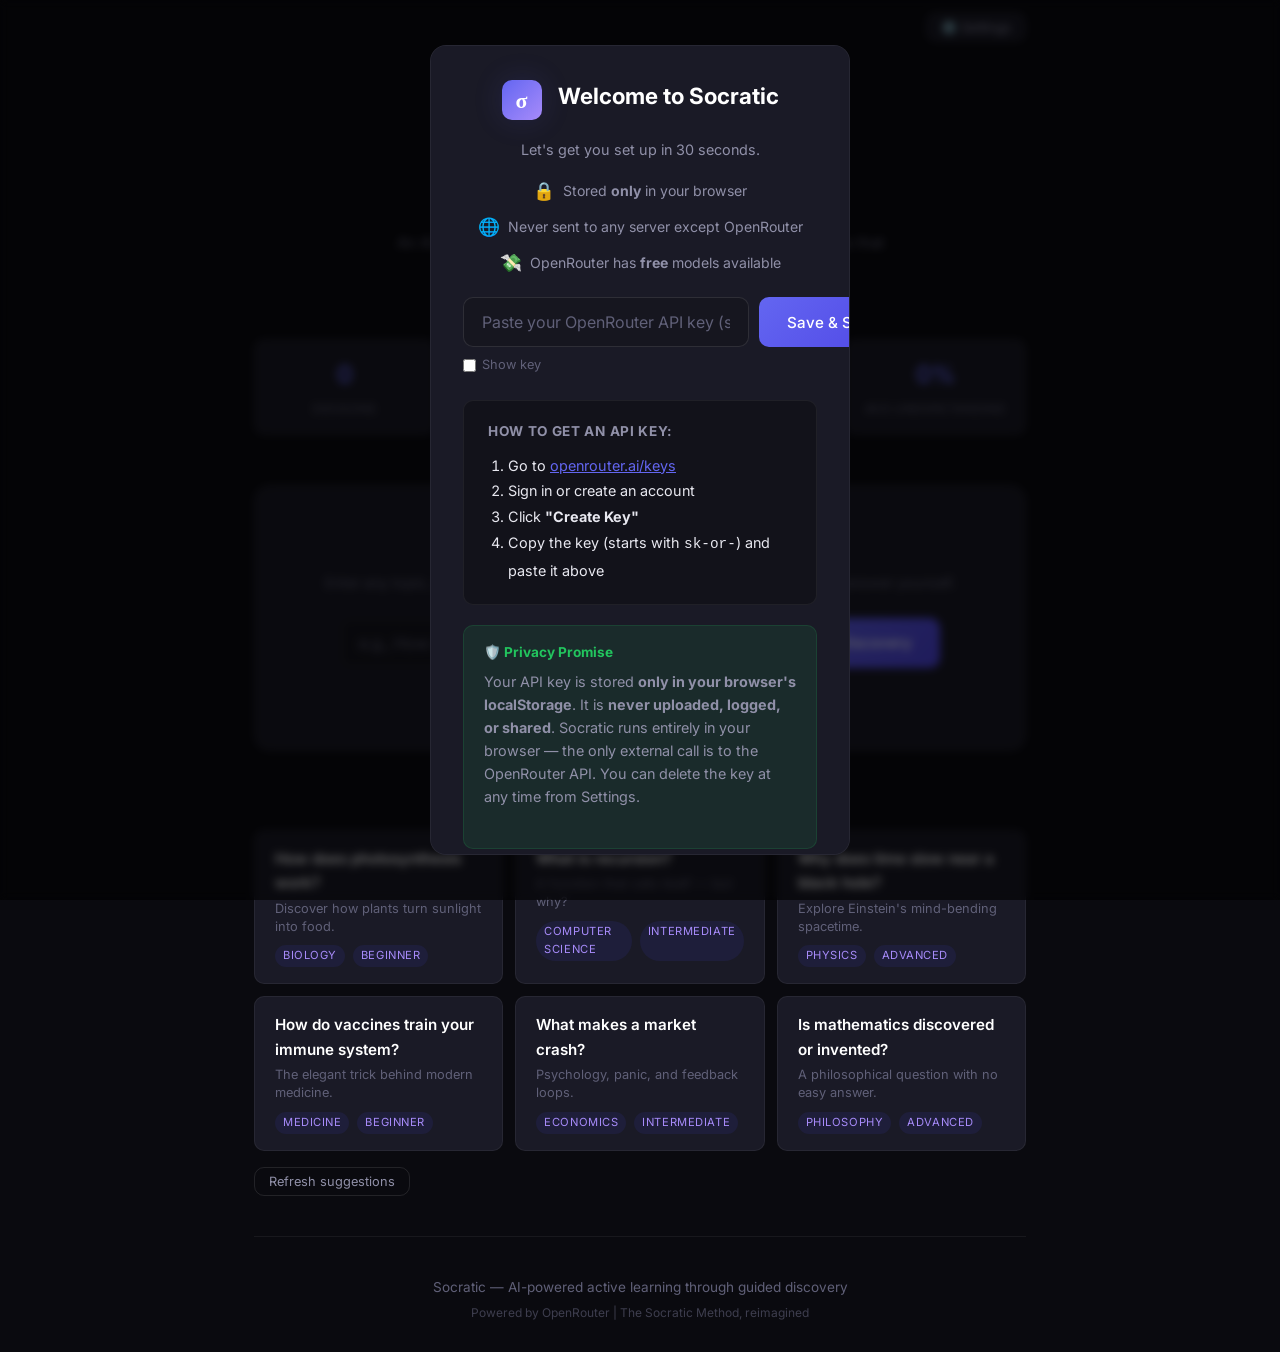
<file: index.html>
<!DOCTYPE html>
<html lang="en">
<head>
    <meta charset="UTF-8">
    <meta name="viewport" content="width=device-width, initial-scale=1.0">
    <title>Socratic — Learn by Discovering</title>
    <link rel="stylesheet" href="css/style.css">
    <link rel="preconnect" href="https://fonts.googleapis.com">
    <link href="https://fonts.googleapis.com/css2?family=Inter:wght@300;400;500;600;700&family=Playfair+Display:wght@600;700&display=swap" rel="stylesheet">
</head>
<body>
<div class="app-container">
    <!-- Header with Settings -->
    <nav class="top-nav">
        <div></div>
        <button class="settings-btn" id="settingsBtn" title="API Settings">
            ⚙️ Settings
        </button>
    </nav>

    <!-- Hero / Landing -->
    <header class="hero">
        <div class="hero-inner">
            <div class="brand">
                <div class="brand-icon">σ</div>
                <h1 class="brand-name">Socratic</h1>
            </div>
            <p class="tagline">Learn by discovering, not by being told.</p>
            <p class="subtitle">An AI companion that never gives answers — only the questions that lead you to them.</p>
        </div>
    </header>

    <!-- Stats Bar -->
    <section class="stats-bar" id="statsBar">
        <div class="stat-item">
            <span class="stat-value" id="statSessions">0</span>
            <span class="stat-label">Sessions</span>
        </div>
        <div class="stat-item">
            <span class="stat-value" id="statExchanges">0</span>
            <span class="stat-label">Questions Explored</span>
        </div>
        <div class="stat-item">
            <span class="stat-value" id="statMinutes">0</span>
            <span class="stat-label">Minutes Learning</span>
        </div>
        <div class="stat-item">
            <span class="stat-value" id="statUnderstanding">0%</span>
            <span class="stat-label">Avg Understanding</span>
        </div>
    </section>

    <!-- Topic Input -->
    <section class="topic-section">
        <div class="topic-card">
            <h2>What do you want to understand?</h2>
            <p class="topic-hint">Enter any topic, concept, or question. Socratic will guide you to discover the answer yourself.</p>

            <form id="topicForm" class="topic-form">
                <div class="input-group">
                    <input type="text" id="topicInput" placeholder="e.g., How does photosynthesis work?" autocomplete="off" required>
                    <button type="submit" id="startBtn" class="btn-primary">
                        <span class="btn-text">Begin Discovery</span>
                        <span class="btn-loading" style="display:none;">
                            <span class="spinner"></span>
                        </span>
                    </button>
                </div>
                <div class="context-toggle">
                    <button type="button" id="contextToggle" class="btn-ghost">+ Add context about what you already know</button>
                    <textarea id="contextInput" class="context-area" placeholder="e.g., I know the basics of biology but never understood the light reactions..." style="display:none;"></textarea>
                </div>
            </form>
        </div>
    </section>

    <!-- Topic Suggestions -->
    <section class="suggestions-section" id="suggestionsSection">
        <h3>Or explore something fascinating</h3>
        <div class="suggestions-grid" id="suggestionsGrid">
            <!-- Populated by JS -->
        </div>
        <button id="refreshSuggestions" class="btn-ghost btn-small">Refresh suggestions</button>
    </section>

    <!-- Recent Sessions -->
    <section class="recent-section" id="recentSection" style="display:none;">
        <h3>Continue Learning</h3>
        <div class="sessions-list" id="recentSessions">
            <!-- Populated by JS -->
        </div>
        <a href="history.html" class="btn-ghost btn-small">View all sessions →</a>
    </section>

    <!-- Footer -->
    <footer class="footer">
        <p>Socratic — AI-powered active learning through guided discovery</p>
        <p class="footer-sub">Powered by OpenRouter | The Socratic Method, reimagined</p>
    </footer>
</div>

<!-- API Key Setup Modal (shown on first visit) -->
<div class="modal-overlay" id="setupModal" style="display:none;">
    <div class="modal setup-modal">
        <div class="brand" style="justify-content:center;margin-bottom:16px;">
            <div class="brand-icon" style="width:40px;height:40px;font-size:22px;">σ</div>
            <h2 style="font-size:1.4rem;color:var(--text-bright);">Welcome to Socratic</h2>
        </div>
        <p style="margin-bottom:4px;">Let's get you set up in 30 seconds.</p>

        <div class="setup-trust-badges">
            <div class="trust-badge"><span class="trust-icon">🔒</span><span>Stored <strong>only</strong> in your browser</span></div>
            <div class="trust-badge"><span class="trust-icon">🌐</span><span>Never sent to any server except OpenRouter</span></div>
            <div class="trust-badge"><span class="trust-icon">💸</span><span>OpenRouter has <strong>free</strong> models available</span></div>
        </div>

        <form id="setupForm" style="margin-top:20px;">
            <div class="input-group">
                <input type="password" id="setupApiKeyInput" placeholder="Paste your OpenRouter API key (sk-or-...)" autocomplete="off" required>
                <button type="submit" id="setupSaveBtn" class="btn-primary">
                    <span class="btn-text">Save & Start</span>
                    <span class="btn-loading" style="display:none;"><span class="spinner"></span></span>
                </button>
            </div>
            <div style="margin-top:8px;text-align:left;">
                <label style="font-size:0.8rem;color:var(--text-muted);cursor:pointer;display:flex;align-items:center;gap:6px;">
                    <input type="checkbox" id="setupShowKey" style="accent-color:var(--accent-primary);"> Show key
                </label>
            </div>
            <p id="setupError" style="color:var(--danger);font-size:0.85rem;margin-top:12px;display:none;"></p>
        </form>

        <div class="setup-steps">
            <h3>How to get an API key:</h3>
            <ol>
                <li>Go to <a href="https://openrouter.ai/keys" target="_blank" rel="noopener">openrouter.ai/keys</a></li>
                <li>Sign in or create an account</li>
                <li>Click <strong>"Create Key"</strong></li>
                <li>Copy the key (starts with <code>sk-or-</code>) and paste it above</li>
            </ol>
        </div>

        <div class="setup-privacy">
            <h4>🛡️ Privacy Promise</h4>
            <p>
                Your API key is stored <strong>only in your browser's localStorage</strong>.
                It is <strong>never uploaded, logged, or shared</strong>. Socratic runs entirely
                in your browser — the only external call is to the OpenRouter API.
                You can delete the key at any time from Settings.
            </p>
        </div>
    </div>
</div>

<!-- Settings Modal -->
<div class="modal-overlay" id="settingsModal" style="display:none;">
    <div class="modal settings-modal">
        <div style="display:flex;justify-content:space-between;align-items:center;margin-bottom:20px;">
            <h2 style="font-size:1.2rem;color:var(--text-bright);">⚙️ API Settings</h2>
            <button id="closeSettings" class="btn-ghost btn-small">✕</button>
        </div>

        <form id="settingsForm">
            <div class="settings-group">
                <label class="settings-label">OpenRouter API Key</label>
                <div class="input-group">
                    <input type="password" id="settingsApiKey" placeholder="Your OpenRouter API key (sk-or-...)" autocomplete="off">
                    <button type="button" id="settingsToggleKey" class="btn-ghost btn-small">Show</button>
                </div>
                <p class="settings-hint">Get a key at <a href="https://openrouter.ai/keys" target="_blank">openrouter.ai/keys</a></p>
            </div>

            <div class="settings-group">
                <label class="settings-label">Model</label>
                <select id="settingsModel" class="settings-select">
                    <option value="google/gemini-2.5-flash">Gemini 2.5 Flash (recommended)</option>
                    <option value="meta-llama/llama-3.3-70b-instruct:free">Llama 3.3 70B — Free</option>
                    <option value="mistralai/mistral-small-3.1-24b-instruct:free">Mistral Small 3.1 — Free</option>
                    <option value="google/gemma-3-27b-it:free">Gemma 3 27B — Free</option>
                    <option value="anthropic/claude-sonnet-4">Claude Sonnet 4 (paid, smarter)</option>
                </select>
                <p class="settings-hint">If rate-limited, the app will automatically try other models as fallback.</p>
            </div>

            <div class="settings-group">
                <label class="settings-label">Temperature: <span id="tempValue">0.7</span></label>
                <input type="range" id="settingsTemp" min="0" max="1" step="0.1" value="0.7" class="settings-range">
                <p class="settings-hint">Lower = more focused, Higher = more creative</p>
            </div>

            <div class="settings-actions">
                <button type="submit" class="btn-primary">Save Settings</button>
                <button type="button" id="clearDataBtn" class="btn-danger btn-small">Clear All Data</button>
            </div>

            <p id="settingsMsg" style="text-align:center;font-size:0.85rem;margin-top:12px;display:none;"></p>
        </form>
    </div>
</div>

<script src="js/storage.js"></script>
<script src="js/gemini-api.js"></script>
<script src="js/index.js"></script>
</body>
</html>
</file>
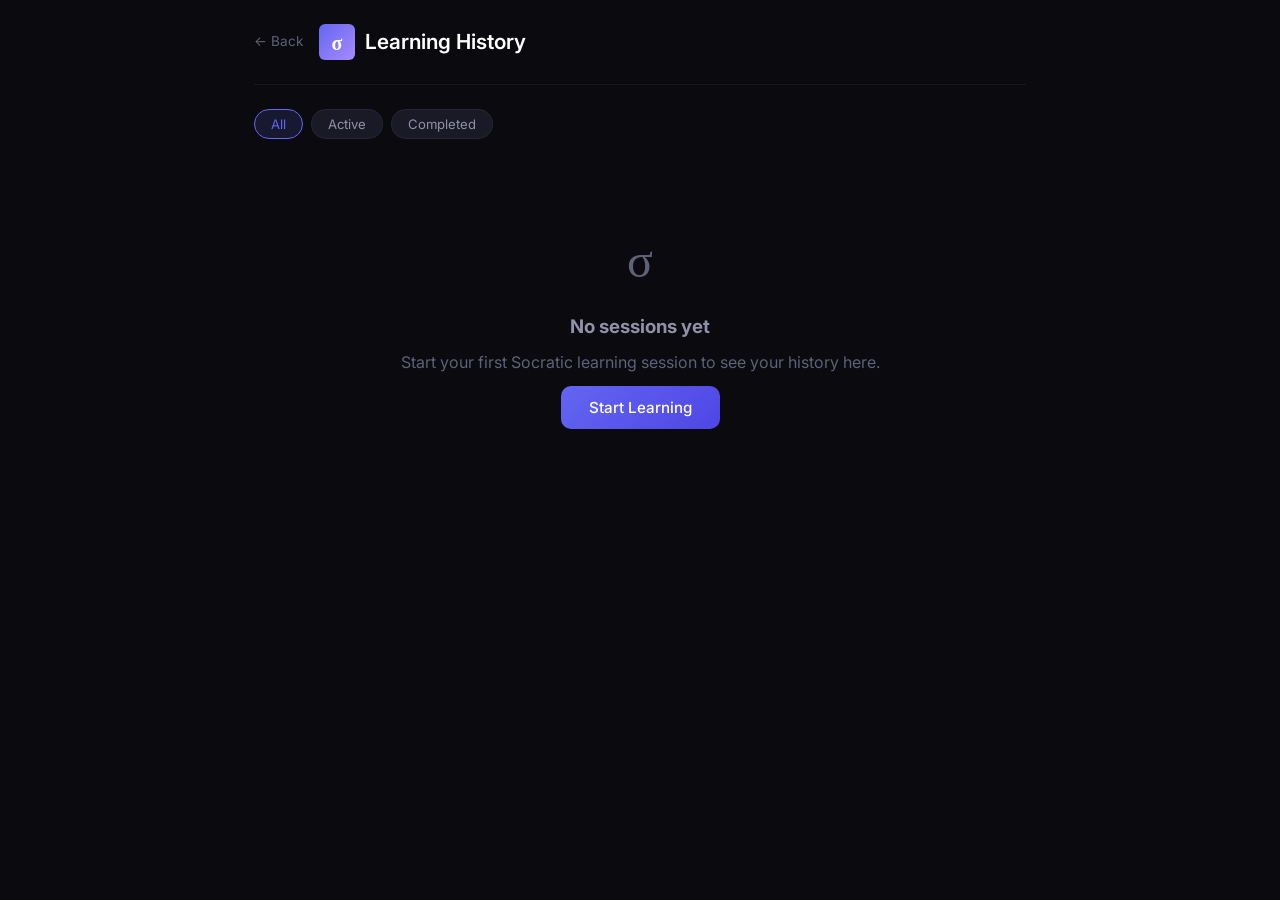
<file: history.html>
<!DOCTYPE html>
<html lang="en">
<head>
    <meta charset="UTF-8">
    <meta name="viewport" content="width=device-width, initial-scale=1.0">
    <title>Socratic — Learning History</title>
    <link rel="stylesheet" href="css/style.css">
    <link rel="preconnect" href="https://fonts.googleapis.com">
    <link href="https://fonts.googleapis.com/css2?family=Inter:wght@300;400;500;600;700&family=Playfair+Display:wght@600;700&display=swap" rel="stylesheet">
</head>
<body>
<div class="app-container">
    <header class="page-header">
        <a href="index.html" class="back-link">← Back</a>
        <div class="brand-inline">
            <div class="brand-icon-small">σ</div>
            <h1>Learning History</h1>
        </div>
    </header>

    <!-- Filters -->
    <div class="history-filters">
        <button class="filter-btn active" data-filter="all">All</button>
        <button class="filter-btn" data-filter="active">Active</button>
        <button class="filter-btn" data-filter="completed">Completed</button>
    </div>

    <!-- Sessions List -->
    <div class="history-list" id="historyList">
        <div class="loading-state">
            <span class="spinner"></span>
            <p>Loading sessions...</p>
        </div>
    </div>

    <!-- Empty State -->
    <div class="empty-state" id="emptyState" style="display:none;">
        <div class="empty-icon">σ</div>
        <h3>No sessions yet</h3>
        <p>Start your first Socratic learning session to see your history here.</p>
        <a href="index.html" class="btn-primary">Start Learning</a>
    </div>
</div>

<script src="js/storage.js"></script>
<script src="js/history.js"></script>
</body>
</html>
</file>
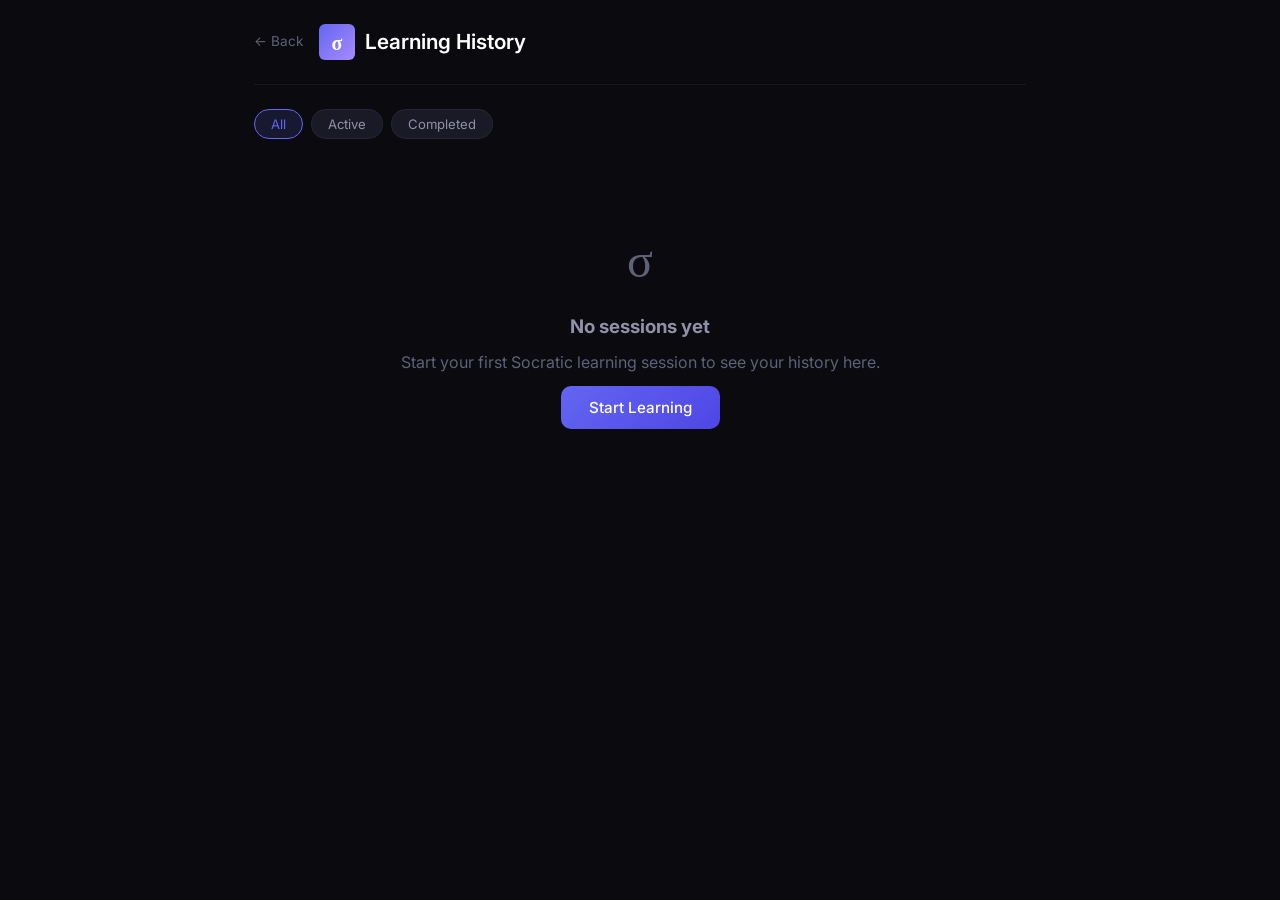
<file: review.html>
<!DOCTYPE html>
<html lang="en">
<head>
    <meta charset="UTF-8">
    <meta name="viewport" content="width=device-width, initial-scale=1.0">
    <title>Socratic — Session Review</title>
    <link rel="stylesheet" href="css/style.css">
    <link rel="preconnect" href="https://fonts.googleapis.com">
    <link href="https://fonts.googleapis.com/css2?family=Inter:wght@300;400;500;600;700&family=Playfair+Display:wght@600;700&display=swap" rel="stylesheet">
</head>
<body>
<div class="app-container review-page">
    <header class="page-header">
        <a href="history.html" class="back-link">← Back to History</a>
        <div class="brand-inline">
            <div class="brand-icon-small">σ</div>
            <h1>Session Review</h1>
        </div>
    </header>

    <!-- Session Summary Card -->
    <div class="review-hero" id="reviewHero">
        <h2 id="reviewTopic">Loading...</h2>
        <div class="review-stats">
            <div class="review-stat">
                <span class="review-stat-value" id="reviewScore">0%</span>
                <span class="review-stat-label">Understanding</span>
            </div>
            <div class="review-stat">
                <span class="review-stat-value" id="reviewExchanges">0</span>
                <span class="review-stat-label">Exchanges</span>
            </div>
            <div class="review-stat">
                <span class="review-stat-value" id="reviewDuration">0m</span>
                <span class="review-stat-label">Duration</span>
            </div>
            <div class="review-stat">
                <span class="review-stat-value" id="reviewDifficulty">foundational</span>
                <span class="review-stat-label">Peak Level</span>
            </div>
            <div class="review-stat">
                <span class="review-stat-value" id="reviewHints">0</span>
                <span class="review-stat-label">Hints Used</span>
            </div>
        </div>
    </div>

    <!-- AI Summary -->
    <section class="review-section" id="summarySection">
        <h3>AI Learning Summary</h3>
        <div id="summaryContent" class="summary-content">
            <p class="loading-text">Loading summary...</p>
        </div>
    </section>

    <!-- Key Discoveries -->
    <section class="review-section" id="discoveriesSection">
        <h3>Key Discoveries</h3>
        <ul id="discoveryList" class="discovery-list"></ul>
    </section>

    <!-- Misconceptions Addressed -->
    <section class="review-section" id="misconceptionsSection">
        <h3>Misconceptions Addressed</h3>
        <ul id="misconceptionList" class="misconception-list"></ul>
    </section>

    <!-- Recommended Next Topics -->
    <section class="review-section" id="nextSection">
        <h3>Recommended Next Steps</h3>
        <div id="nextTopics" class="next-topics"></div>
    </section>

    <!-- Full Conversation Replay -->
    <section class="review-section">
        <h3>Full Conversation</h3>
        <div id="conversationReplay" class="conversation-replay"></div>
    </section>

    <!-- Actions -->
    <div class="review-actions">
        <a href="index.html" class="btn-primary">Start New Session</a>
        <button id="deleteSession" class="btn-danger btn-small">Delete Session</button>
    </div>
</div>

<script src="js/storage.js"></script>
<script src="js/review.js"></script>
</body>
</html>
</file>
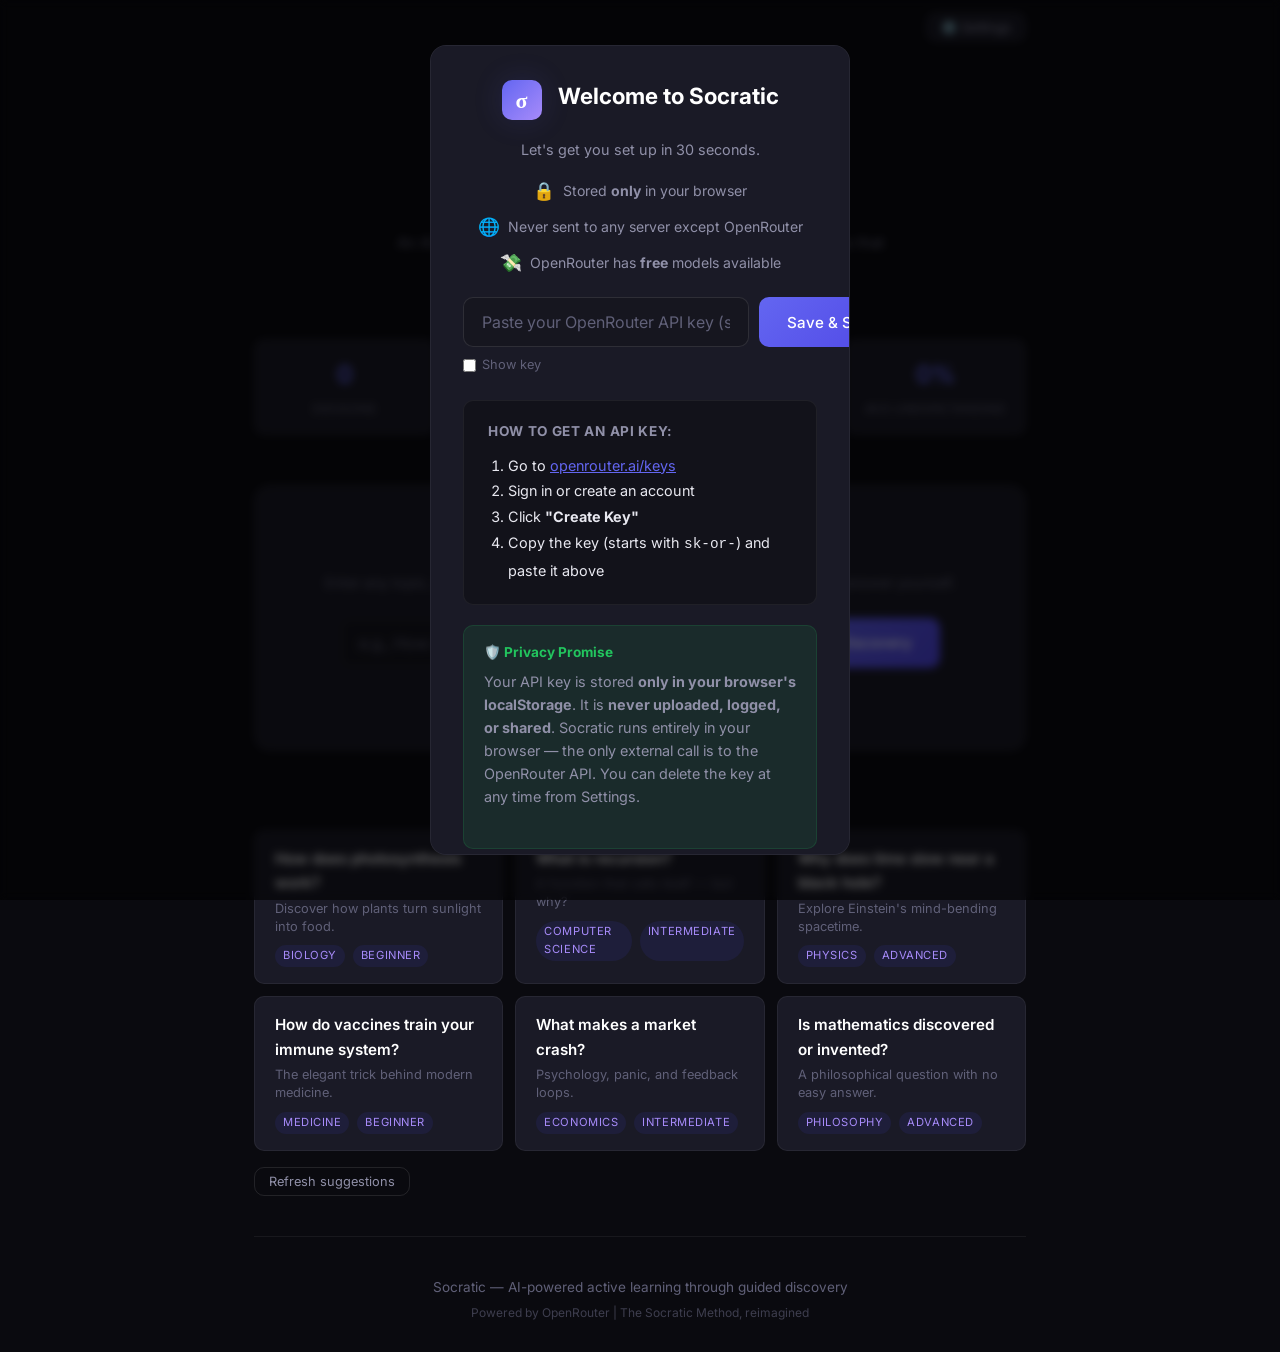
<file: session.html>
<!DOCTYPE html>
<html lang="en">
<head>
    <meta charset="UTF-8">
    <meta name="viewport" content="width=device-width, initial-scale=1.0">
    <title>Socratic — Learning Session</title>
    <link rel="stylesheet" href="css/style.css">
    <link rel="preconnect" href="https://fonts.googleapis.com">
    <link href="https://fonts.googleapis.com/css2?family=Inter:wght@300;400;500;600;700&family=Playfair+Display:wght@600;700&display=swap" rel="stylesheet">
</head>
<body>
<div class="app-container session-page">
    <!-- Session Header -->
    <header class="session-header">
        <div class="session-header-left">
            <a href="index.html" class="back-link">← Back</a>
            <div class="session-topic">
                <div class="brand-icon-small">σ</div>
                <div>
                    <h1 id="sessionTopic">Loading...</h1>
                    <span class="session-meta" id="sessionMeta">Exchange 1 · Foundational</span>
                </div>
            </div>
        </div>
        <div class="session-header-right">
            <div class="understanding-gauge" id="understandingGauge">
                <svg viewBox="0 0 36 36" class="gauge-svg">
                    <path class="gauge-bg" d="M18 2.0845 a 15.9155 15.9155 0 0 1 0 31.831 a 15.9155 15.9155 0 0 1 0 -31.831" />
                    <path class="gauge-fill" id="gaugeFill" stroke-dasharray="0, 100" d="M18 2.0845 a 15.9155 15.9155 0 0 1 0 31.831 a 15.9155 15.9155 0 0 1 0 -31.831" />
                    <text x="18" y="20.5" class="gauge-text" id="gaugeText">0%</text>
                </svg>
                <span class="gauge-label">Understanding</span>
            </div>
            <button id="endSessionBtn" class="btn-danger btn-small">End Session</button>
        </div>
    </header>

    <!-- Progress Bar -->
    <div class="difficulty-progress">
        <div class="difficulty-step completed" data-level="foundational">
            <span class="step-dot"></span>
            <span class="step-label">Foundational</span>
        </div>
        <div class="difficulty-step" data-level="intermediate">
            <span class="step-dot"></span>
            <span class="step-label">Intermediate</span>
        </div>
        <div class="difficulty-step" data-level="advanced">
            <span class="step-dot"></span>
            <span class="step-label">Advanced</span>
        </div>
        <div class="difficulty-step" data-level="mastery">
            <span class="step-dot"></span>
            <span class="step-label">Mastery</span>
        </div>
    </div>

    <!-- Conversation Area -->
    <main class="conversation-area" id="conversationArea">
        <!-- Messages populated by JS -->
    </main>

    <!-- Insights Panel (slides in) -->
    <aside class="insights-panel" id="insightsPanel">
        <button class="insights-toggle" id="insightsToggle" title="View Learning Insights">
            <span class="insights-icon">◈</span>
        </button>
        <div class="insights-content" id="insightsContent">
            <h3>Learning Insights</h3>
            <div class="insight-section">
                <h4>✓ Correct Insights</h4>
                <ul id="correctInsights"><li class="empty">None yet — keep exploring!</li></ul>
            </div>
            <div class="insight-section">
                <h4>✗ Misconceptions Found</h4>
                <ul id="misconceptions"><li class="empty">None detected</li></ul>
            </div>
            <div class="insight-section">
                <h4>? Gaps to Explore</h4>
                <ul id="gaps"><li class="empty">Starting fresh</li></ul>
            </div>
        </div>
    </aside>

    <!-- Input Area -->
    <div class="input-area" id="inputArea">
        <div class="input-actions">
            <button id="hintBtn" class="btn-ghost btn-small hint-btn" title="Get a hint (won't give the answer)">
                💡 Hint
                <span class="hint-count" id="hintCount"></span>
            </button>
        </div>
        <form id="responseForm" class="response-form">
            <textarea id="responseInput" placeholder="Think carefully and share your reasoning..." rows="2" required></textarea>
            <button type="submit" id="submitBtn" class="btn-primary">
                <span class="btn-text">Send</span>
                <span class="btn-loading" style="display:none;">
                    <span class="spinner"></span>
                </span>
            </button>
        </form>
        <p class="input-tip">Tip: Explain your reasoning, not just the answer. Socratic values the <em>how</em> over the <em>what</em>.</p>
    </div>
</div>

<!-- End Session Modal -->
<div class="modal-overlay" id="endModal" style="display:none;">
    <div class="modal">
        <h2>End Learning Session?</h2>
        <p>Socratic will generate a comprehensive summary of what you discovered.</p>
        <div class="modal-actions">
            <button id="cancelEnd" class="btn-ghost">Keep Learning</button>
            <button id="confirmEnd" class="btn-primary">Generate Summary</button>
        </div>
    </div>
</div>

<script src="js/storage.js"></script>
<script src="js/gemini-api.js"></script>
<script src="js/session.js"></script>
</body>
</html>
</file>
<file: css/style.css>
/* ===================================================
   SOCRATIC — AI-Powered Active Learning
   Core Stylesheet (GitHub Pages / Static version)
   =================================================== */

/* ─── CSS Variables ─── */
:root {
    --bg-primary: #0a0a0f;
    --bg-secondary: #12121a;
    --bg-card: #1a1a26;
    --bg-card-hover: #222233;
    --bg-input: #16161f;
    --bg-accent: #1e1e3a;

    --text-primary: #e8e8f0;
    --text-secondary: #9090a8;
    --text-muted: #606078;
    --text-bright: #ffffff;

    --accent-primary: #6366f1;
    --accent-primary-hover: #818cf8;
    --accent-primary-glow: rgba(99, 102, 241, 0.15);
    --accent-secondary: #a78bfa;
    --accent-warm: #f59e0b;
    --accent-warm-glow: rgba(245, 158, 11, 0.15);

    --success: #22c55e;
    --success-bg: rgba(34, 197, 94, 0.1);
    --danger: #ef4444;
    --danger-bg: rgba(239, 68, 68, 0.1);
    --warning: #f59e0b;
    --warning-bg: rgba(245, 158, 11, 0.1);
    --info: #3b82f6;

    --border-subtle: rgba(255, 255, 255, 0.06);
    --border-light: rgba(255, 255, 255, 0.1);
    --border-accent: rgba(99, 102, 241, 0.3);

    --radius-sm: 6px;
    --radius-md: 10px;
    --radius-lg: 16px;
    --radius-xl: 24px;

    --shadow-sm: 0 1px 3px rgba(0,0,0,0.3);
    --shadow-md: 0 4px 12px rgba(0,0,0,0.4);
    --shadow-lg: 0 8px 30px rgba(0,0,0,0.5);
    --shadow-glow: 0 0 30px var(--accent-primary-glow);

    --font-body: 'Inter', -apple-system, BlinkMacSystemFont, sans-serif;
    --font-display: 'Playfair Display', Georgia, serif;
    
    --transition-fast: 0.15s ease;
    --transition-normal: 0.25s ease;
    --transition-slow: 0.4s ease;
}

/* ─── Reset & Base ─── */
*, *::before, *::after {
    box-sizing: border-box;
    margin: 0;
    padding: 0;
}

html {
    font-size: 16px;
    scroll-behavior: smooth;
    -webkit-font-smoothing: antialiased;
    -moz-osx-font-smoothing: grayscale;
}

body {
    font-family: var(--font-body);
    background: var(--bg-primary);
    color: var(--text-primary);
    line-height: 1.6;
    min-height: 100vh;
}

a {
    color: var(--accent-primary);
    text-decoration: none;
    transition: color var(--transition-fast);
}
a:hover { color: var(--accent-primary-hover); }

/* ─── Layout ─── */
.app-container {
    max-width: 820px;
    margin: 0 auto;
    padding: 0 24px;
}

/* ─── Top Nav ─── */
.top-nav {
    display: flex;
    justify-content: space-between;
    align-items: center;
    padding: 12px 0;
}

.settings-btn {
    padding: 6px 14px;
    background: var(--bg-card);
    border: 1px solid var(--border-subtle);
    border-radius: var(--radius-md);
    color: var(--text-secondary);
    font-size: 0.82rem;
    cursor: pointer;
    transition: all var(--transition-fast);
    font-family: var(--font-body);
}

.settings-btn:hover {
    color: var(--text-primary);
    border-color: var(--accent-primary);
    background: var(--accent-primary-glow);
}

/* ─── Hero ─── */
.hero {
    padding: 40px 0 40px;
    text-align: center;
}

.brand {
    display: flex;
    align-items: center;
    justify-content: center;
    gap: 16px;
    margin-bottom: 20px;
}

.brand-icon {
    width: 56px;
    height: 56px;
    background: linear-gradient(135deg, var(--accent-primary), var(--accent-secondary));
    border-radius: var(--radius-md);
    display: flex;
    align-items: center;
    justify-content: center;
    font-size: 32px;
    font-weight: 700;
    color: white;
    font-family: var(--font-display);
    box-shadow: var(--shadow-glow);
}

.brand-name {
    font-family: var(--font-display);
    font-size: 3rem;
    font-weight: 700;
    background: linear-gradient(135deg, var(--text-bright), var(--accent-secondary));
    -webkit-background-clip: text;
    -webkit-text-fill-color: transparent;
    background-clip: text;
}

.brand-icon-small {
    width: 36px;
    height: 36px;
    background: linear-gradient(135deg, var(--accent-primary), var(--accent-secondary));
    border-radius: var(--radius-sm);
    display: flex;
    align-items: center;
    justify-content: center;
    font-size: 20px;
    font-weight: 700;
    color: white;
    font-family: var(--font-display);
    flex-shrink: 0;
}

.tagline {
    font-size: 1.25rem;
    color: var(--text-secondary);
    margin-bottom: 8px;
    font-weight: 300;
}

.subtitle {
    font-size: 0.95rem;
    color: var(--text-muted);
    max-width: 500px;
    margin: 0 auto;
}

/* ─── Stats Bar ─── */
.stats-bar {
    display: grid;
    grid-template-columns: repeat(4, 1fr);
    gap: 16px;
    padding: 20px 0;
    margin-bottom: 30px;
}

.stat-item {
    text-align: center;
    padding: 16px 8px;
    background: var(--bg-card);
    border-radius: var(--radius-md);
    border: 1px solid var(--border-subtle);
}

.stat-value {
    display: block;
    font-size: 1.5rem;
    font-weight: 600;
    color: var(--accent-primary);
}

.stat-label {
    display: block;
    font-size: 0.75rem;
    color: var(--text-muted);
    text-transform: uppercase;
    letter-spacing: 0.05em;
    margin-top: 4px;
}

/* ─── Topic Section ─── */
.topic-section {
    margin-bottom: 40px;
}

.topic-card {
    background: var(--bg-card);
    border: 1px solid var(--border-subtle);
    border-radius: var(--radius-lg);
    padding: 36px;
    text-align: center;
}

.topic-card h2 {
    font-family: var(--font-display);
    font-size: 1.6rem;
    margin-bottom: 8px;
    color: var(--text-bright);
}

.topic-hint {
    color: var(--text-muted);
    font-size: 0.9rem;
    margin-bottom: 24px;
}

.topic-form {
    max-width: 600px;
    margin: 0 auto;
}

.input-group {
    display: flex;
    gap: 10px;
}

.input-group input,
.input-group select {
    flex: 1;
    padding: 14px 18px;
    background: var(--bg-input);
    border: 1px solid var(--border-light);
    border-radius: var(--radius-md);
    color: var(--text-primary);
    font-size: 1rem;
    font-family: var(--font-body);
    transition: border-color var(--transition-fast), box-shadow var(--transition-fast);
}

.input-group input:focus {
    outline: none;
    border-color: var(--accent-primary);
    box-shadow: 0 0 0 3px var(--accent-primary-glow);
}

.input-group input::placeholder {
    color: var(--text-muted);
}

.context-toggle {
    margin-top: 12px;
}

.context-area {
    width: 100%;
    margin-top: 8px;
    padding: 12px 16px;
    background: var(--bg-input);
    border: 1px solid var(--border-light);
    border-radius: var(--radius-md);
    color: var(--text-primary);
    font-size: 0.9rem;
    font-family: var(--font-body);
    resize: vertical;
    min-height: 80px;
    transition: border-color var(--transition-fast);
}

.context-area:focus {
    outline: none;
    border-color: var(--accent-primary);
}

/* ─── Buttons ─── */
.btn-primary {
    padding: 12px 28px;
    background: linear-gradient(135deg, var(--accent-primary), #4f46e5);
    color: white;
    border: none;
    border-radius: var(--radius-md);
    font-size: 0.95rem;
    font-weight: 500;
    cursor: pointer;
    transition: all var(--transition-fast);
    font-family: var(--font-body);
    white-space: nowrap;
}

.btn-primary:hover {
    background: linear-gradient(135deg, var(--accent-primary-hover), var(--accent-primary));
    box-shadow: var(--shadow-glow);
    transform: translateY(-1px);
}

.btn-primary:disabled {
    opacity: 0.5;
    cursor: not-allowed;
    transform: none;
    box-shadow: none;
}

.btn-ghost {
    padding: 8px 16px;
    background: transparent;
    color: var(--text-secondary);
    border: 1px solid var(--border-light);
    border-radius: var(--radius-md);
    font-size: 0.85rem;
    cursor: pointer;
    transition: all var(--transition-fast);
    font-family: var(--font-body);
}

.btn-ghost:hover {
    color: var(--text-primary);
    border-color: var(--accent-primary);
    background: var(--accent-primary-glow);
}

.btn-danger {
    padding: 10px 20px;
    background: var(--danger-bg);
    color: var(--danger);
    border: 1px solid rgba(239, 68, 68, 0.2);
    border-radius: var(--radius-md);
    font-size: 0.85rem;
    cursor: pointer;
    transition: all var(--transition-fast);
    font-family: var(--font-body);
}

.btn-danger:hover {
    background: rgba(239, 68, 68, 0.2);
    border-color: var(--danger);
}

.btn-small {
    padding: 6px 14px;
    font-size: 0.8rem;
}

/* ─── Spinner ─── */
.spinner {
    display: inline-block;
    width: 18px;
    height: 18px;
    border: 2px solid rgba(255,255,255,0.2);
    border-top-color: white;
    border-radius: 50%;
    animation: spin 0.6s linear infinite;
}

@keyframes spin {
    to { transform: rotate(360deg); }
}

.btn-loading { display: inline-flex; align-items: center; }

/* ─── Suggestions ─── */
.suggestions-section {
    margin-bottom: 40px;
}

.suggestions-section h3 {
    text-align: center;
    color: var(--text-muted);
    font-size: 0.9rem;
    font-weight: 400;
    margin-bottom: 16px;
    text-transform: uppercase;
    letter-spacing: 0.08em;
}

.suggestions-grid {
    display: grid;
    grid-template-columns: repeat(auto-fill, minmax(240px, 1fr));
    gap: 12px;
    margin-bottom: 16px;
}

.suggestion-card {
    padding: 16px 20px;
    background: var(--bg-card);
    border: 1px solid var(--border-subtle);
    border-radius: var(--radius-md);
    cursor: pointer;
    transition: all var(--transition-normal);
}

.suggestion-card:hover {
    border-color: var(--accent-primary);
    background: var(--bg-card-hover);
    transform: translateY(-2px);
    box-shadow: var(--shadow-md);
}

.suggestion-card .topic-name {
    font-weight: 600;
    color: var(--text-bright);
    margin-bottom: 4px;
    font-size: 0.95rem;
}

.suggestion-card .topic-desc {
    font-size: 0.8rem;
    color: var(--text-muted);
    line-height: 1.4;
}

.suggestion-card .topic-meta {
    display: flex;
    gap: 8px;
    margin-top: 10px;
}

.suggestion-card .topic-tag {
    font-size: 0.7rem;
    padding: 2px 8px;
    background: var(--bg-accent);
    color: var(--accent-secondary);
    border-radius: 100px;
    text-transform: uppercase;
    letter-spacing: 0.05em;
}

/* ─── Recent Sessions ─── */
.recent-section h3 {
    color: var(--text-secondary);
    font-size: 0.9rem;
    font-weight: 500;
    margin-bottom: 12px;
    text-transform: uppercase;
    letter-spacing: 0.05em;
}

.sessions-list {
    display: flex;
    flex-direction: column;
    gap: 8px;
    margin-bottom: 12px;
}

.session-card {
    display: flex;
    align-items: center;
    justify-content: space-between;
    padding: 16px 20px;
    background: var(--bg-card);
    border: 1px solid var(--border-subtle);
    border-radius: var(--radius-md);
    cursor: pointer;
    transition: all var(--transition-fast);
    text-decoration: none;
    color: inherit;
}

.session-card:hover {
    border-color: var(--border-accent);
    background: var(--bg-card-hover);
}

.session-card .session-info h4 {
    font-size: 0.95rem;
    color: var(--text-bright);
    margin-bottom: 4px;
}

.session-card .session-info p {
    font-size: 0.8rem;
    color: var(--text-muted);
}

.session-card .session-score {
    font-size: 1.1rem;
    font-weight: 600;
    color: var(--accent-primary);
}

.session-card .session-badge,
.session-badge {
    padding: 3px 10px;
    border-radius: 100px;
    font-size: 0.7rem;
    font-weight: 500;
    text-transform: uppercase;
}

.session-badge.active {
    background: var(--warning-bg);
    color: var(--warning);
}

.session-badge.completed {
    background: var(--success-bg);
    color: var(--success);
}

/* ─── Footer ─── */
.footer {
    text-align: center;
    padding: 40px 0 30px;
    border-top: 1px solid var(--border-subtle);
    margin-top: 40px;
}

.footer p {
    color: var(--text-muted);
    font-size: 0.85rem;
}

.footer-sub {
    font-size: 0.75rem !important;
    margin-top: 4px;
    opacity: 0.6;
}

/* ===================================================
   SETUP & SETTINGS MODALS
   =================================================== */

.setup-modal {
    max-width: 540px;
    text-align: center;
}

.settings-modal {
    max-width: 500px;
    text-align: left;
}

.setup-trust-badges {
    display: flex;
    flex-direction: column;
    gap: 8px;
    margin-top: 16px;
    align-items: center;
}

.trust-badge {
    display: flex;
    align-items: center;
    gap: 8px;
    font-size: 0.88rem;
    color: var(--text-secondary);
}

.trust-icon {
    font-size: 1.1rem;
}

.setup-steps {
    margin-top: 24px;
    text-align: left;
    padding: 20px 24px;
    background: var(--bg-secondary);
    border-radius: var(--radius-md);
    border: 1px solid var(--border-subtle);
}

.setup-steps h3 {
    font-size: 0.85rem;
    color: var(--text-secondary);
    margin-bottom: 10px;
    text-transform: uppercase;
    letter-spacing: 0.05em;
}

.setup-steps ol {
    padding-left: 20px;
    color: var(--text-primary);
    font-size: 0.9rem;
    line-height: 1.8;
}

.setup-steps a {
    color: var(--accent-primary);
    text-decoration: underline;
}

.setup-privacy {
    margin-top: 20px;
    padding: 16px 20px;
    background: var(--success-bg);
    border: 1px solid rgba(34, 197, 94, 0.15);
    border-radius: var(--radius-md);
    text-align: left;
}

.setup-privacy h4 {
    font-size: 0.85rem;
    color: var(--success);
    margin-bottom: 6px;
}

.setup-privacy p {
    font-size: 0.82rem;
    color: var(--text-secondary);
    line-height: 1.6;
}

/* ─── Settings Form ─── */
.settings-group {
    margin-bottom: 20px;
}

.settings-label {
    display: block;
    font-size: 0.85rem;
    font-weight: 500;
    color: var(--text-secondary);
    margin-bottom: 8px;
    text-transform: uppercase;
    letter-spacing: 0.04em;
}

.settings-select {
    width: 100%;
    padding: 12px 16px;
    background: var(--bg-input);
    border: 1px solid var(--border-light);
    border-radius: var(--radius-md);
    color: var(--text-primary);
    font-size: 0.9rem;
    font-family: var(--font-body);
    cursor: pointer;
    appearance: auto;
}

.settings-select:focus {
    outline: none;
    border-color: var(--accent-primary);
}

.settings-range {
    width: 100%;
    height: 6px;
    -webkit-appearance: none;
    appearance: none;
    background: var(--border-subtle);
    border-radius: 3px;
    outline: none;
    margin-top: 4px;
}

.settings-range::-webkit-slider-thumb {
    -webkit-appearance: none;
    width: 18px;
    height: 18px;
    border-radius: 50%;
    background: var(--accent-primary);
    cursor: pointer;
    border: 2px solid var(--bg-primary);
    box-shadow: 0 0 6px var(--accent-primary-glow);
}

.settings-range::-moz-range-thumb {
    width: 18px;
    height: 18px;
    border-radius: 50%;
    background: var(--accent-primary);
    cursor: pointer;
    border: 2px solid var(--bg-primary);
}

.settings-hint {
    font-size: 0.78rem;
    color: var(--text-muted);
    margin-top: 6px;
}

.settings-hint a {
    color: var(--accent-primary);
}

.settings-actions {
    display: flex;
    gap: 12px;
    justify-content: space-between;
    align-items: center;
    margin-top: 24px;
    padding-top: 16px;
    border-top: 1px solid var(--border-subtle);
}

/* ===================================================
   SESSION PAGE
   =================================================== */

.session-page {
    max-width: 900px;
    display: flex;
    flex-direction: column;
    min-height: 100vh;
}

.session-header {
    display: flex;
    justify-content: space-between;
    align-items: center;
    padding: 16px 0;
    border-bottom: 1px solid var(--border-subtle);
    position: sticky;
    top: 0;
    background: var(--bg-primary);
    z-index: 10;
}

.session-header-left {
    display: flex;
    align-items: center;
    gap: 16px;
}

.back-link {
    font-size: 0.85rem;
    color: var(--text-muted);
}

.session-topic {
    display: flex;
    align-items: center;
    gap: 10px;
}

.session-topic h1 {
    font-size: 1.1rem;
    font-weight: 600;
    color: var(--text-bright);
}

.session-meta {
    font-size: 0.75rem;
    color: var(--text-muted);
}

.session-header-right {
    display: flex;
    align-items: center;
    gap: 16px;
}

/* ─── Understanding Gauge ─── */
.understanding-gauge {
    display: flex;
    align-items: center;
    gap: 8px;
}

.gauge-svg {
    width: 44px;
    height: 44px;
    transform: rotate(-90deg);
}

.gauge-bg {
    fill: none;
    stroke: var(--border-subtle);
    stroke-width: 3;
}

.gauge-fill {
    fill: none;
    stroke: var(--accent-primary);
    stroke-width: 3;
    stroke-linecap: round;
    transition: stroke-dasharray 0.8s ease;
}

.gauge-text {
    fill: var(--text-primary);
    font-size: 9px;
    font-weight: 600;
    text-anchor: middle;
    transform: rotate(90deg);
    transform-origin: 18px 18px;
    font-family: var(--font-body);
}

.gauge-label {
    font-size: 0.7rem;
    color: var(--text-muted);
    text-transform: uppercase;
    letter-spacing: 0.05em;
}

/* ─── Difficulty Progress ─── */
.difficulty-progress {
    display: flex;
    justify-content: center;
    gap: 0;
    padding: 16px 0;
    margin-bottom: 10px;
}

.difficulty-step {
    display: flex;
    align-items: center;
    gap: 6px;
    padding: 6px 16px;
    position: relative;
}

.difficulty-step:not(:last-child)::after {
    content: '';
    position: absolute;
    right: -2px;
    top: 50%;
    width: 20px;
    height: 2px;
    background: var(--border-subtle);
    transform: translateY(-50%);
    z-index: -1;
}

.step-dot {
    width: 10px;
    height: 10px;
    border-radius: 50%;
    background: var(--border-subtle);
    transition: all var(--transition-normal);
}

.step-label {
    font-size: 0.72rem;
    color: var(--text-muted);
    text-transform: uppercase;
    letter-spacing: 0.05em;
    transition: color var(--transition-normal);
}

.difficulty-step.completed .step-dot {
    background: var(--accent-primary);
    box-shadow: 0 0 8px var(--accent-primary-glow);
}

.difficulty-step.completed .step-label {
    color: var(--accent-primary);
}

.difficulty-step.active .step-dot {
    background: var(--accent-warm);
    box-shadow: 0 0 8px var(--accent-warm-glow);
    animation: pulse-dot 2s ease infinite;
}

.difficulty-step.active .step-label {
    color: var(--accent-warm);
    font-weight: 500;
}

@keyframes pulse-dot {
    0%, 100% { transform: scale(1); }
    50% { transform: scale(1.3); }
}

/* ─── Conversation Area ─── */
.conversation-area {
    flex: 1;
    padding: 20px 0;
    overflow-y: auto;
}

.message {
    margin-bottom: 20px;
    animation: message-in 0.4s ease;
}

@keyframes message-in {
    from { opacity: 0; transform: translateY(10px); }
    to { opacity: 1; transform: translateY(0); }
}

.message-socratic {
    padding: 20px 24px;
    background: var(--bg-card);
    border: 1px solid var(--border-subtle);
    border-radius: var(--radius-lg);
    border-left: 3px solid var(--accent-primary);
}

.message-socratic .message-label {
    font-size: 0.72rem;
    color: var(--accent-primary);
    text-transform: uppercase;
    letter-spacing: 0.08em;
    margin-bottom: 8px;
    font-weight: 500;
}

.message-socratic .message-question {
    font-size: 1.05rem;
    color: var(--text-bright);
    line-height: 1.6;
}

.message-socratic .message-encouragement {
    margin-top: 12px;
    font-size: 0.85rem;
    color: var(--text-muted);
    font-style: italic;
}

.message-student {
    padding: 16px 20px;
    background: var(--bg-accent);
    border-radius: var(--radius-lg);
    border-right: 3px solid var(--accent-secondary);
    margin-left: 40px;
}

.message-student .message-label {
    font-size: 0.72rem;
    color: var(--accent-secondary);
    text-transform: uppercase;
    letter-spacing: 0.08em;
    margin-bottom: 6px;
    font-weight: 500;
}

.message-student .message-text {
    color: var(--text-primary);
    font-size: 0.95rem;
}

.message-hint {
    padding: 12px 18px;
    background: var(--warning-bg);
    border: 1px solid rgba(245, 158, 11, 0.15);
    border-radius: var(--radius-md);
    margin-left: 20px;
    margin-bottom: 20px;
}

.message-hint .hint-label {
    font-size: 0.72rem;
    color: var(--accent-warm);
    text-transform: uppercase;
    letter-spacing: 0.08em;
    margin-bottom: 4px;
}

.message-hint .hint-text {
    color: var(--text-primary);
    font-size: 0.9rem;
}

/* ─── Thinking indicator ─── */
.thinking-indicator {
    display: flex;
    align-items: center;
    gap: 8px;
    padding: 16px 20px;
    color: var(--text-muted);
    font-size: 0.9rem;
}

.thinking-dots {
    display: flex;
    gap: 4px;
}

.thinking-dots span {
    width: 6px;
    height: 6px;
    background: var(--accent-primary);
    border-radius: 50%;
    animation: thinking 1.4s ease infinite;
}

.thinking-dots span:nth-child(2) { animation-delay: 0.2s; }
.thinking-dots span:nth-child(3) { animation-delay: 0.4s; }

@keyframes thinking {
    0%, 80%, 100% { opacity: 0.3; transform: scale(0.8); }
    40% { opacity: 1; transform: scale(1.1); }
}

/* ─── Insights Panel ─── */
.insights-panel {
    position: fixed;
    right: 0;
    top: 50%;
    transform: translateY(-50%);
    z-index: 20;
}

.insights-toggle {
    position: absolute;
    right: 0;
    top: 50%;
    transform: translateY(-50%);
    padding: 12px 10px;
    background: var(--bg-card);
    border: 1px solid var(--border-subtle);
    border-right: none;
    border-radius: var(--radius-md) 0 0 var(--radius-md);
    cursor: pointer;
    color: var(--accent-primary);
    font-size: 1.2rem;
    transition: all var(--transition-fast);
}

.insights-toggle:hover {
    background: var(--bg-card-hover);
}

.insights-content {
    position: absolute;
    right: -320px;
    top: 50%;
    transform: translateY(-50%);
    width: 300px;
    background: var(--bg-card);
    border: 1px solid var(--border-subtle);
    border-radius: var(--radius-lg);
    padding: 24px;
    box-shadow: var(--shadow-lg);
    transition: right var(--transition-slow);
}

.insights-panel.open .insights-content {
    right: 10px;
}

.insights-content h3 {
    font-size: 0.95rem;
    color: var(--text-bright);
    margin-bottom: 16px;
}

.insight-section {
    margin-bottom: 16px;
}

.insight-section h4 {
    font-size: 0.8rem;
    color: var(--text-secondary);
    margin-bottom: 6px;
}

.insight-section ul {
    list-style: none;
    padding: 0;
}

.insight-section li {
    font-size: 0.82rem;
    color: var(--text-primary);
    padding: 4px 0;
    border-bottom: 1px solid var(--border-subtle);
}

.insight-section li.empty {
    color: var(--text-muted);
    font-style: italic;
}

/* ─── Input Area ─── */
.input-area {
    position: sticky;
    bottom: 0;
    background: var(--bg-primary);
    padding: 16px 0 20px;
    border-top: 1px solid var(--border-subtle);
}

.input-actions {
    display: flex;
    gap: 8px;
    margin-bottom: 8px;
}

.hint-btn {
    position: relative;
}

.hint-count {
    font-size: 0.7rem;
    color: var(--text-muted);
    margin-left: 4px;
}

.response-form {
    display: flex;
    gap: 10px;
    align-items: flex-end;
}

.response-form textarea {
    flex: 1;
    padding: 12px 16px;
    background: var(--bg-input);
    border: 1px solid var(--border-light);
    border-radius: var(--radius-md);
    color: var(--text-primary);
    font-size: 0.95rem;
    font-family: var(--font-body);
    resize: none;
    min-height: 48px;
    max-height: 200px;
    transition: border-color var(--transition-fast);
    line-height: 1.5;
}

.response-form textarea:focus {
    outline: none;
    border-color: var(--accent-primary);
    box-shadow: 0 0 0 3px var(--accent-primary-glow);
}

.input-tip {
    font-size: 0.75rem;
    color: var(--text-muted);
    margin-top: 6px;
    text-align: center;
}

/* ─── Modal ─── */
.modal-overlay {
    position: fixed;
    inset: 0;
    background: rgba(0, 0, 0, 0.6);
    backdrop-filter: blur(4px);
    display: flex;
    align-items: center;
    justify-content: center;
    z-index: 100;
}

.modal {
    background: var(--bg-card);
    border: 1px solid var(--border-subtle);
    border-radius: var(--radius-lg);
    padding: 32px;
    max-width: 420px;
    width: 90%;
    text-align: center;
    max-height: 90vh;
    overflow-y: auto;
}

.modal h2 {
    font-size: 1.2rem;
    color: var(--text-bright);
    margin-bottom: 8px;
}

.modal p {
    color: var(--text-secondary);
    font-size: 0.9rem;
    margin-bottom: 24px;
}

.modal-actions {
    display: flex;
    gap: 12px;
    justify-content: center;
}

/* ===================================================
   HISTORY PAGE
   =================================================== */

.page-header {
    display: flex;
    align-items: center;
    gap: 16px;
    padding: 24px 0;
    border-bottom: 1px solid var(--border-subtle);
    margin-bottom: 24px;
}

.brand-inline {
    display: flex;
    align-items: center;
    gap: 10px;
}

.brand-inline h1 {
    font-size: 1.3rem;
    font-weight: 600;
    color: var(--text-bright);
}

.history-filters {
    display: flex;
    gap: 8px;
    margin-bottom: 20px;
}

.filter-btn {
    padding: 6px 16px;
    background: var(--bg-card);
    border: 1px solid var(--border-subtle);
    border-radius: 100px;
    color: var(--text-secondary);
    font-size: 0.82rem;
    cursor: pointer;
    transition: all var(--transition-fast);
    font-family: var(--font-body);
}

.filter-btn.active, .filter-btn:hover {
    background: var(--accent-primary-glow);
    border-color: var(--accent-primary);
    color: var(--accent-primary);
}

.history-list {
    display: flex;
    flex-direction: column;
    gap: 10px;
}

.history-card {
    display: flex;
    align-items: center;
    justify-content: space-between;
    padding: 20px 24px;
    background: var(--bg-card);
    border: 1px solid var(--border-subtle);
    border-radius: var(--radius-md);
    transition: all var(--transition-fast);
    cursor: pointer;
    text-decoration: none;
    color: inherit;
}

.history-card:hover {
    border-color: var(--border-accent);
    background: var(--bg-card-hover);
    color: inherit;
}

.history-card-info h4 {
    font-size: 1rem;
    color: var(--text-bright);
    margin-bottom: 4px;
}

.history-card-info p {
    font-size: 0.8rem;
    color: var(--text-muted);
}

.history-card-right {
    display: flex;
    align-items: center;
    gap: 16px;
    flex-shrink: 0;
}

.history-score {
    font-size: 1.3rem;
    font-weight: 600;
    color: var(--accent-primary);
}

/* ─── Empty State ─── */
.empty-state {
    text-align: center;
    padding: 60px 0;
}

.empty-icon {
    font-size: 3rem;
    font-family: var(--font-display);
    color: var(--text-muted);
    margin-bottom: 16px;
}

.empty-state h3 {
    color: var(--text-secondary);
    margin-bottom: 8px;
}

.empty-state p {
    color: var(--text-muted);
    margin-bottom: 20px;
}

.loading-state {
    text-align: center;
    padding: 40px;
    color: var(--text-muted);
}

.loading-state .spinner {
    margin-bottom: 12px;
    border-color: var(--border-subtle);
    border-top-color: var(--accent-primary);
    width: 24px;
    height: 24px;
}

/* ===================================================
   REVIEW PAGE
   =================================================== */

.review-page {
    max-width: 780px;
}

.review-hero {
    background: linear-gradient(135deg, var(--bg-card), var(--bg-accent));
    border: 1px solid var(--border-subtle);
    border-radius: var(--radius-lg);
    padding: 36px;
    text-align: center;
    margin-bottom: 30px;
}

.review-hero h2 {
    font-family: var(--font-display);
    font-size: 1.6rem;
    color: var(--text-bright);
    margin-bottom: 20px;
}

.review-stats {
    display: flex;
    justify-content: center;
    flex-wrap: wrap;
    gap: 24px;
}

.review-stat {
    text-align: center;
}

.review-stat-value {
    display: block;
    font-size: 1.4rem;
    font-weight: 600;
    color: var(--accent-primary);
}

.review-stat-label {
    display: block;
    font-size: 0.72rem;
    color: var(--text-muted);
    text-transform: uppercase;
    letter-spacing: 0.05em;
    margin-top: 2px;
}

.review-section {
    background: var(--bg-card);
    border: 1px solid var(--border-subtle);
    border-radius: var(--radius-md);
    padding: 24px;
    margin-bottom: 16px;
}

.review-section h3 {
    font-size: 1rem;
    color: var(--text-bright);
    margin-bottom: 12px;
    padding-bottom: 8px;
    border-bottom: 1px solid var(--border-subtle);
}

.summary-content {
    color: var(--text-secondary);
    font-size: 0.92rem;
    line-height: 1.7;
}

.discovery-list, .misconception-list {
    list-style: none;
    padding: 0;
}

.discovery-list li {
    padding: 8px 0;
    border-bottom: 1px solid var(--border-subtle);
    color: var(--text-primary);
    font-size: 0.9rem;
}

.discovery-list li::before {
    content: '✓ ';
    color: var(--success);
    font-weight: 600;
}

.misconception-list li {
    padding: 8px 0;
    border-bottom: 1px solid var(--border-subtle);
    color: var(--text-primary);
    font-size: 0.9rem;
}

.misconception-list li::before {
    content: '✗ ';
    color: var(--danger);
    font-weight: 600;
}

.next-topics {
    display: flex;
    flex-wrap: wrap;
    gap: 8px;
}

.next-topic-tag {
    padding: 6px 14px;
    background: var(--bg-accent);
    border: 1px solid var(--border-subtle);
    border-radius: 100px;
    font-size: 0.85rem;
    color: var(--accent-secondary);
    cursor: pointer;
    transition: all var(--transition-fast);
}

.next-topic-tag:hover {
    border-color: var(--accent-primary);
    background: var(--accent-primary-glow);
}

.conversation-replay {
    display: flex;
    flex-direction: column;
    gap: 12px;
}

.replay-exchange {
    padding: 16px;
    background: var(--bg-secondary);
    border-radius: var(--radius-md);
    border-left: 3px solid var(--accent-primary);
}

.replay-question {
    font-size: 0.9rem;
    color: var(--accent-primary);
    margin-bottom: 8px;
    font-weight: 500;
}

.replay-answer {
    font-size: 0.88rem;
    color: var(--text-secondary);
    padding-left: 12px;
    border-left: 2px solid var(--border-subtle);
}

.review-actions {
    display: flex;
    gap: 12px;
    justify-content: center;
    padding: 30px 0;
}

/* ===================================================
   RESPONSIVE
   =================================================== */

@media (max-width: 768px) {
    .app-container { padding: 0 16px; }
    .brand-name { font-size: 2.2rem; }
    .stats-bar { grid-template-columns: repeat(2, 1fr); }
    .topic-card { padding: 24px 20px; }
    .input-group { flex-direction: column; }
    .session-header { flex-direction: column; gap: 12px; align-items: flex-start; }
    .session-header-right { width: 100%; justify-content: space-between; }
    .difficulty-progress { flex-wrap: wrap; }
    .message-student { margin-left: 16px; }
    .insights-panel { display: none; }
    .review-stats { gap: 16px; }
    .suggestions-grid { grid-template-columns: 1fr; }
    .modal { width: 95%; padding: 24px 20px; }
    .setup-modal { max-width: 95%; }
    .settings-modal { max-width: 95%; }
}

@media (max-width: 480px) {
    .hero { padding: 30px 0 20px; }
    .brand-name { font-size: 1.8rem; }
    .topic-card h2 { font-size: 1.3rem; }
    .review-hero { padding: 24px; }
}
</file>
